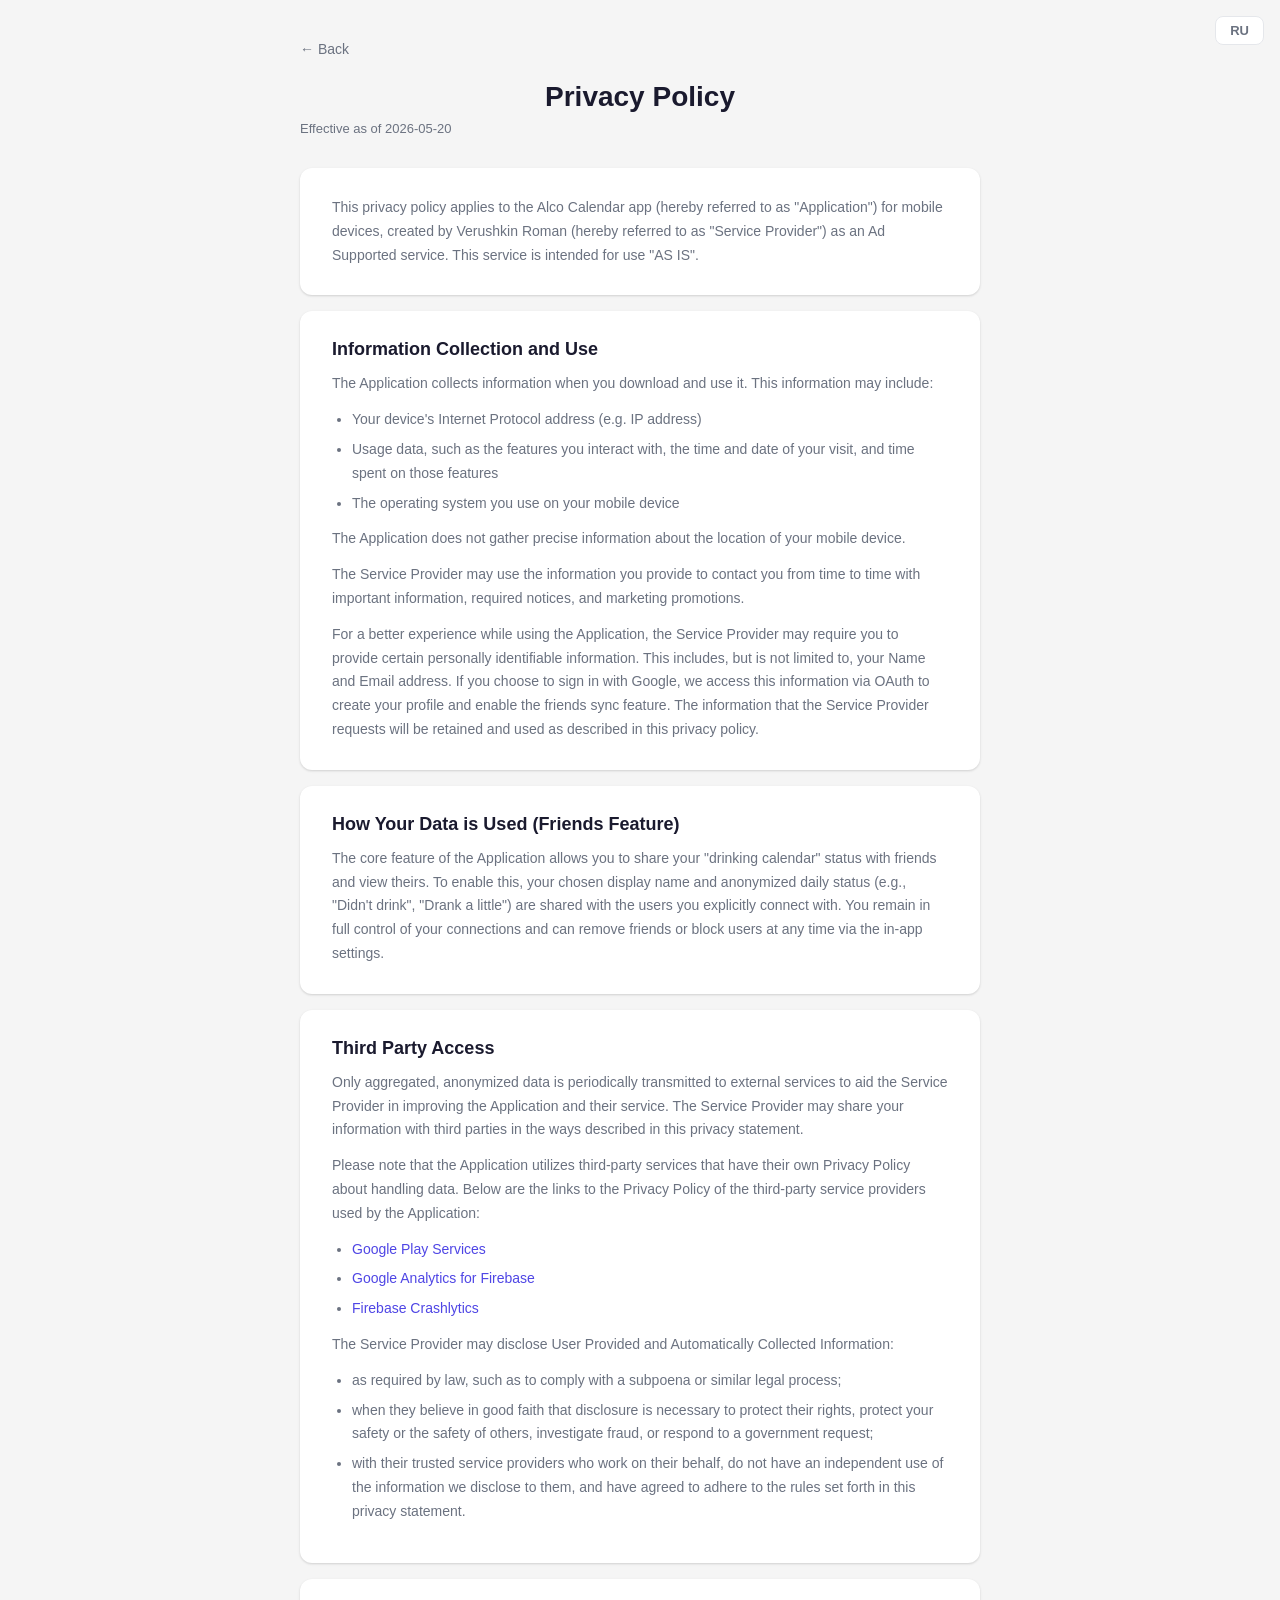
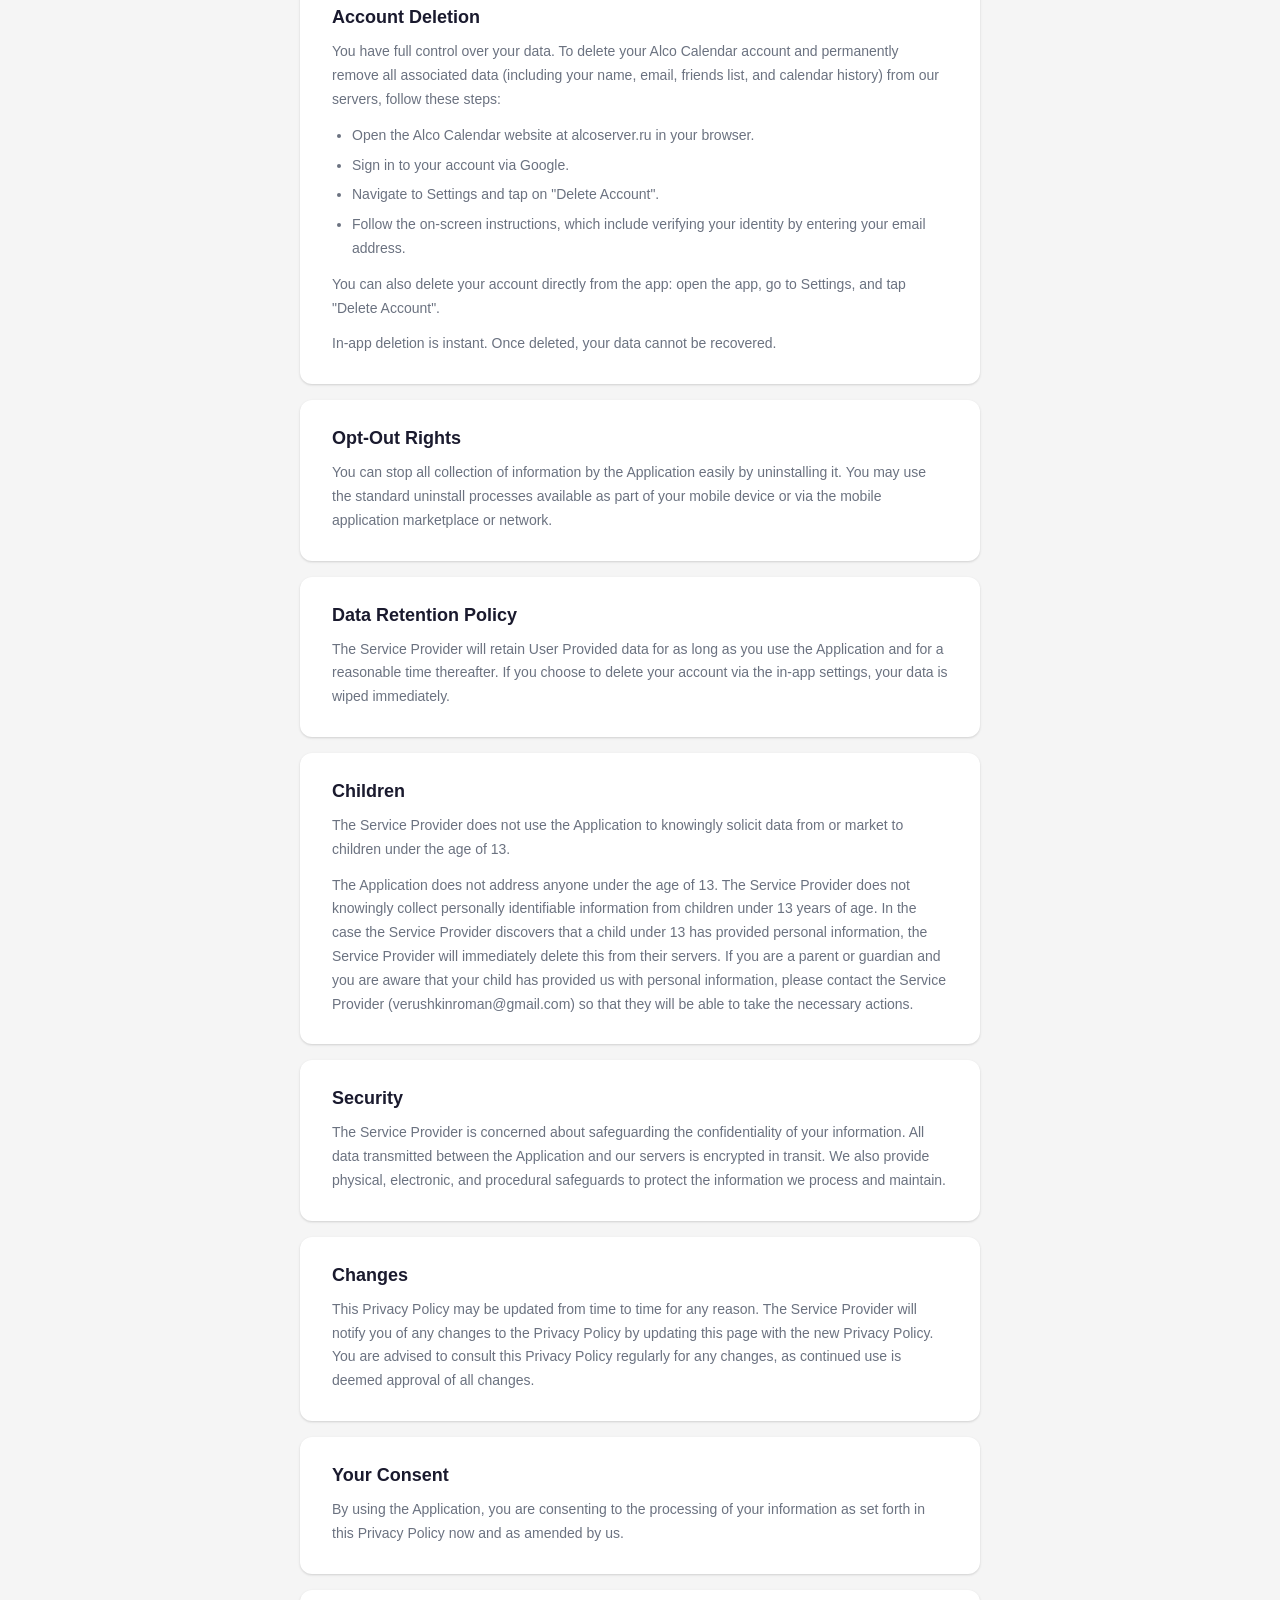
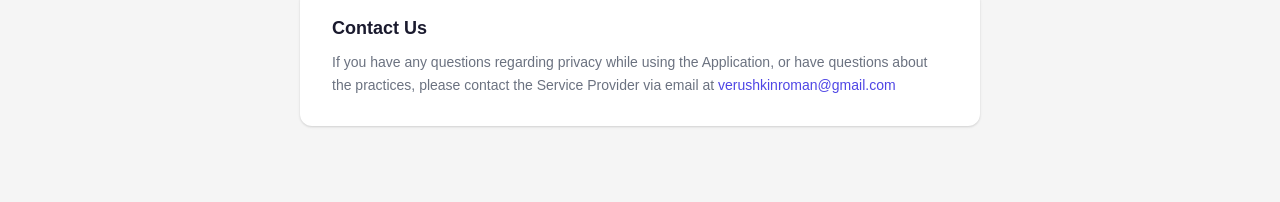
<file: web/privacy.html>
<!DOCTYPE html>
<html lang="ru">
<head>
    <meta charset="UTF-8">
    <meta name="viewport" content="width=device-width, initial-scale=1.0">
    <title>Privacy Policy - Alco Calendar</title>
    <link rel="icon" type="image/svg+xml" href="img/logo.svg">
    <link rel="stylesheet" href="css/style.css">
    <style>
        body {
            align-items: flex-start;
            justify-content: center;
        }
        #privacy-page {
            width: 100%;
            max-width: 720px;
            padding: 40px 20px 60px;
        }
        .privacy-header {
            margin-bottom: 32px;
        }
        .privacy-header h1 {
            font-size: 28px;
            margin-bottom: 4px;
        }
        .privacy-header .effective-date {
            color: var(--text-secondary);
            font-size: 13px;
            margin-top: 8px;
        }
        .privacy-card {
            background: var(--card-bg);
            border-radius: var(--radius);
            box-shadow: var(--shadow);
            padding: 28px 32px;
            margin-bottom: 16px;
        }
        .privacy-card h2 {
            font-size: 18px;
            margin-bottom: 12px;
            color: var(--text);
        }
        .privacy-card p,
        .privacy-card li {
            color: var(--text-secondary);
            font-size: 14px;
            line-height: 1.7;
        }
        .privacy-card p {
            margin-bottom: 12px;
        }
        .privacy-card p:last-child {
            margin-bottom: 0;
        }
        .privacy-card ul {
            padding-left: 20px;
            margin-bottom: 12px;
        }
        .privacy-card li {
            margin-bottom: 6px;
        }
        .privacy-card a {
            color: var(--primary);
            text-decoration: none;
        }
        .privacy-card a:hover {
            text-decoration: underline;
        }
        .back-link {
            display: inline-block;
            margin-bottom: 24px;
            color: var(--text-secondary);
            font-size: 14px;
            text-decoration: none;
            transition: color 0.2s;
        }
        .back-link:hover {
            color: var(--primary);
        }
        @media (max-width: 480px) {
            #privacy-page {
                padding: 24px 12px 40px;
            }
            .privacy-card {
                padding: 20px;
            }
        }
    </style>
</head>
<body>
    <button id="lang-toggle" class="lang-toggle">EN</button>

    <div id="privacy-page">
        <a href="index.html" class="back-link" data-i18n="back_link">← Назад</a>

        <div class="privacy-header">
            <h1 data-i18n="pp_title">Политика конфиденциальности</h1>
            <p class="effective-date" data-i18n="pp_effective">Действует с 2026-05-20</p>
        </div>

        <div class="privacy-card">
            <p data-i18n="pp_intro">Настоящая политика конфиденциальности применяется к приложению Алко Календарь (далее &laquo;Приложение&raquo;) для мобильных устройств, созданному Романом Врушкиным (далее &laquo;Поставщик услуг&raquo;) как сервис с рекламой. Этот сервис предоставляется &laquo;как есть&raquo;.</p>
        </div>

        <div class="privacy-card">
            <h2 data-i18n="pp_collect_h">Сбор и использование информации</h2>
            <p data-i18n="pp_collect_1">Приложение собирает информацию при скачивании и использовании. Эта информация может включать:</p>
            <ul>
                <li data-i18n="pp_collect_ip">Адрес Интернет-протокола вашего устройства (например, IP-адрес)</li>
                <li data-i18n="pp_collect_usage">Данные об использовании: функции, с которыми вы взаимодействуете, дата и время визита, время, проведённое в функциях</li>
                <li data-i18n="pp_collect_os">Операционная система вашего мобильного устройства</li>
            </ul>
            <p data-i18n="pp_collect_2">Приложение не собирает точную информацию о местоположении вашего мобильного устройства.</p>
            <p data-i18n="pp_collect_3">Поставщик услуг может использовать предоставленную вами информацию для связи с вами: важные уведомления, обязательные сообщения и маркетинговые акции.</p>
            <p data-i18n="pp_collect_4">Для улучшения опыта использования Приложения Поставщик услуг может запросить определённую личную информацию, включая (но не ограничиваясь) ваше Имя и адрес электронной почты. Если вы входите через Google, мы получаем эту информацию через OAuth для создания профиля и функции синхронизации друзей. Запрашиваемая информация хранится и используется в соответствии с настоящей Политикой конфиденциальности.</p>
        </div>

        <div class="privacy-card">
            <h2 data-i18n="pp_friends_h">Использование данных (функция &laquo;Друзья&raquo;)</h2>
            <p data-i18n="pp_friends_1">Основная функция Приложения позволяет делиться статусом вашего &laquo;алкокалендаря&raquo; с друзьями и видеть их статус. Для этого ваше выбранное отображаемое имя и анонимизированный ежедневный статус (например, &laquo;Не пил&raquo;, &laquo;Выпил немного&raquo;) передаются пользователям, которых вы явно добавили. Вы сохраняете полный контроль над своими связями и можете удалять друзей или блокировать пользователей в любой момент через настройки приложения.</p>
        </div>

        <div class="privacy-card">
            <h2 data-i18n="pp_third_h">Доступ третьих сторон</h2>
            <p data-i18n="pp_third_1">Только агрегированные, анонимизированные данные периодически передаются во внешние сервисы для улучшения Приложения и сервиса. Поставщик услуг может передавать вашу информацию третьим сторонам, как описано в настоящем заявлении.</p>
            <p data-i18n="pp_third_2">Обратите внимание, что Приложение использует сторонние сервисы, которые имеют собственные Политики конфиденциальности:</p>
            <ul>
                <li><a href="https://policies.google.com/privacy" target="_blank">Google Play Services</a></li>
                <li><a href="https://firebase.google.com/support/privacy" target="_blank">Google Analytics for Firebase</a></li>
                <li><a href="https://firebase.google.com/support/privacy" target="_blank">Firebase Crashlytics</a></li>
            </ul>
            <p data-i18n="pp_third_3">Поставщик услуг может раскрывать предоставленную пользователем и автоматически собранную информацию:</p>
            <ul>
                <li data-i18n="pp_third_law">по требованию закона, например, для выполнения повестки или аналогичного правового процесса;</li>
                <li data-i18n="pp_third_rights">когда это необходимо для защиты их прав, вашей безопасности или безопасности других, расследования мошенничества или ответа на запрос правительства;</li>
                <li data-i18n="pp_third_trusted">с проверенными поставщиками услуг, которые работают от их имени, не имеют независимого использования раскрытой информации и согласились соблюдать правила настоящей Политики.</li>
            </ul>
        </div>

        <div class="privacy-card">
            <h2 data-i18n="pp_delete_h">Удаление аккаунта</h2>
            <p data-i18n="pp_delete_1">Вы имеете полный контроль над своими данными. Чтобы удалить аккаунт Алко Календарь и безвозвратно удалить все связанные данные (включая имя, электронную почту, список друзей и историю календаря), выполните следующие действия:</p>
            <ul>
                <li data-i18n="pp_delete_step1">Откройте сайт alcoserver.ru в браузере.</li>
                <li data-i18n="pp_delete_step2">Войдите в свой аккаунт через Google.</li>
                <li data-i18n="pp_delete_step3">Перейдите в настройки и нажмите &laquo;Удалить учётную запись&raquo;.</li>
                <li data-i18n="pp_delete_step4">Подтвердите удаление, введя адрес электронной почты, привязанный к аккаунту.</li>
            </ul>
            <p data-i18n="pp_delete_3">Вы также можете удалить аккаунт непосредственно из приложения: откройте приложение, перейдите в раздел «Настройки» и нажмите «Удалить учётную запись».</p>
            <p data-i18n="pp_delete_2">Удаление выполняется мгновенно. После удаления восстановить данные невозможно.</p>
        </div>

        <div class="privacy-card">
            <h2 data-i18n="pp_optout_h">Отказ от сбора данных</h2>
            <p data-i18n="pp_optout_1">Вы можете полностью прекратить сбор информации Приложением, просто удалив его. Вы можете использовать стандартные процессы удаления, доступные на вашем мобильном устройстве или через маркет мобильных приложений.</p>
        </div>

        <div class="privacy-card">
            <h2 data-i18n="pp_retention_h">Политика хранения данных</h2>
            <p data-i18n="pp_retention_1">Поставщик услуг хранит данные, предоставленные пользователем, в течение всего времени использования Приложения и в течение разумного срока после этого. Если вы удалите аккаунт через настройки приложения, ваши данные удаляются немедленно.</p>
        </div>

        <div class="privacy-card">
            <h2 data-i18n="pp_children_h">Дети</h2>
            <p data-i18n="pp_children_1">Поставщик услуг не использует Приложение для намеренного сбора данных от детей младше 13 лет или маркетинга для них.</p>
            <p data-i18n="pp_children_2">Приложение не предназначено для лиц младше 13 лет. Поставщик услуг не намеренно собирает личную информацию от детей младше 13 лет. Если Поставщик услуг обнаружит, что ребёнок младше 13 лет предоставил личную информацию, она будет немедленно удалена с серверов. Если вы являетесь родителем или опекуном и знаете, что ваш ребёнок предоставил нам личную информацию, пожалуйста, свяжитесь с Поставщиком услуг (verushkinroman@gmail.com), чтобы были предприняты необходимые меры.</p>
        </div>

        <div class="privacy-card">
            <h2 data-i18n="pp_security_h">Безопасность</h2>
            <p data-i18n="pp_security_1">Поставщик услуг заботится о защите конфиденциальности вашей информации. Все данные, передаваемые между Приложением и нашими серверами, шифруются. Мы также обеспечиваем физическую, электронную и процедурную защиту обрабатываемой и хранимой информации.</p>
        </div>

        <div class="privacy-card">
            <h2 data-i18n="pp_changes_h">Изменения</h2>
            <p data-i18n="pp_changes_1">Настоящая Политика конфиденциальности может обновляться время от времени по любой причине. Поставщик услуг уведомит вас об изменениях, обновив эту страницу. Рекомендуется регулярно проверять эту Политику на предмет изменений, поскольку дальнейшее использование означает согласие со всеми изменениями.</p>
        </div>

        <div class="privacy-card">
            <h2 data-i18n="pp_consent_h">Ваше согласие</h2>
            <p data-i18n="pp_consent_1">Используя Приложение, вы даёте согласие на обработку вашей информации в соответствии с настоящей Политикой конфиденциальности и её последующими изменениями.</p>
        </div>

        <div class="privacy-card">
            <h2 data-i18n="pp_contact_h">Свяжитесь с нами</h2>
            <p lang="ru">Если у вас есть вопросы о конфиденциальности при использовании Приложения или о практиках, пожалуйста, свяжитесь с Поставщиком услуг по электронной почте: <a href="mailto:verushkinroman@gmail.com">verushkinroman@gmail.com</a></p>
            <p lang="en" style="display:none">If you have any questions regarding privacy while using the Application, or have questions about the practices, please contact the Service Provider via email at <a href="mailto:verushkinroman@gmail.com">verushkinroman@gmail.com</a></p>
        </div>
    </div>

    <script>
        const privacyI18n = {
            ru: {
                back_link: '← Назад',
                pp_title: 'Политика конфиденциальности',
                pp_effective: 'Действует с 2026-05-20',
                pp_intro: 'Настоящая политика конфиденциальности применяется к приложению Алко Календарь (далее «Приложение») для мобильных устройств, созданному Романом Врушкиным (далее «Поставщик услуг») как сервис с рекламой. Этот сервис предоставляется «как есть».',
                pp_collect_h: 'Сбор и использование информации',
                pp_collect_1: 'Приложение собирает информацию при скачивании и использовании. Эта информация может включать:',
                pp_collect_ip: 'Адрес Интернет-протокола вашего устройства (например, IP-адрес)',
                pp_collect_usage: 'Данные об использовании: функции, с которыми вы взаимодействуете, дата и время визита, время, проведённое в функциях',
                pp_collect_os: 'Операционная система вашего мобильного устройства',
                pp_collect_2: 'Приложение не собирает точную информацию о местоположении вашего мобильного устройства.',
                pp_collect_3: 'Поставщик услуг может использовать предоставленную вами информацию для связи с вами: важные уведомления, обязательные сообщения и маркетинговые акции.',
                pp_collect_4: 'Для улучшения опыта использования Приложения Поставщик услуг может запросить определённую личную информацию, включая (но не ограничиваясь) ваше Имя и адрес электронной почты. Если вы входите через Google, мы получаем эту информацию через OAuth для создания профиля и функции синхронизации друзей. Запрашиваемая информация хранится и используется в соответствии с настоящей Политикой конфиденциальности.',
                pp_friends_h: 'Использование данных (функция «Друзья»)',
                pp_friends_1: 'Основная функция Приложения позволяет делиться статусом вашего «алкокалендаря» с друзьями и видеть их статус. Для этого ваше выбранное отображаемое имя и анонимизированный ежедневный статус (например, «Не пил», «Выпил немного») передаются пользователям, которых вы явно добавили. Вы сохраняете полный контроль над своими связями и можете удалять друзей или блокировать пользователей в любой момент через настройки приложения.',
                pp_third_h: 'Доступ третьих сторон',
                pp_third_1: 'Только агрегированные, анонимизированные данные периодически передаются во внешние сервисы для улучшения Приложения и сервиса. Поставщик услуг может передавать вашу информацию третьим сторонам, как описано в настоящем заявлении.',
                pp_third_2: 'Обратите внимание, что Приложение использует сторонние сервисы, которые имеют собственные Политики конфиденциальности:',
                pp_third_3: 'Поставщик услуг может раскрывать предоставленную пользователем и автоматически собранную информацию:',
                pp_third_law: 'по требованию закона, например, для выполнения повестки или аналогичного правового процесса;',
                pp_third_rights: 'когда это необходимо для защиты их прав, вашей безопасности или безопасности других, расследования мошенничества или ответа на запрос правительства;',
                pp_third_trusted: 'с проверенными поставщиками услуг, которые работают от их имени, не имеют независимого использования раскрытой информации и согласились соблюдать правила настоящей Политики.',
                pp_delete_h: 'Удаление аккаунта',
                pp_delete_1: 'Вы имеете полный контроль над своими данными. Чтобы удалить аккаунт Алко Календарь и безвозвратно удалить все связанные данные (включая имя, электронную почту, список друзей и историю календаря), выполните следующие действия:',
                pp_delete_step1: 'Откройте сайт alcoserver.ru в браузере.',
                pp_delete_step2: 'Войдите в свой аккаунт через Google.',
                pp_delete_step3: 'Перейдите в настройки и нажмите «Удалить учётную запись».',
                pp_delete_step4: 'Подтвердите удаление, введя адрес электронной почты, привязанный к аккаунту.',
                pp_delete_3: 'Вы также можете удалить аккаунт непосредственно из приложения: откройте приложение, перейдите в раздел «Настройки» и нажмите «Удалить учётную запись».',
                pp_delete_2: 'Удаление выполняется мгновенно. После удаления восстановить данные невозможно.',
                pp_optout_h: 'Отказ от сбора данных',
                pp_optout_1: 'Вы можете полностью прекратить сбор информации Приложением, просто удалив его. Вы можете использовать стандартные процессы удаления, доступные на вашем мобильном устройстве или через маркет мобильных приложений.',
                pp_retention_h: 'Политика хранения данных',
                pp_retention_1: 'Поставщик услуг хранит данные, предоставленные пользователем, в течение всего времени использования Приложения и в течение разумного срока после этого. Если вы удалите аккаунт через настройки приложения, ваши данные удаляются немедленно.',
                pp_children_h: 'Дети',
                pp_children_1: 'Поставщик услуг не использует Приложение для намеренного сбора данных от детей младше 13 лет или маркетинга для них.',
                pp_children_2: 'Приложение не предназначено для лиц младше 13 лет. Поставщик услуг не намеренно собирает личную информацию от детей младше 13 лет. Если Поставщик услуг обнаружит, что ребёнок младше 13 лет предоставил личную информацию, она будет немедленно удалена с серверов. Если вы являетесь родителем или опекуном и знаете, что ваш ребёнок предоставил нам личную информацию, пожалуйста, свяжитесь с Поставщиком услуг (verushkinroman@gmail.com), чтобы были предприняты необходимые меры.',
                pp_security_h: 'Безопасность',
                pp_security_1: 'Поставщик услуг заботится о защите конфиденциальности вашей информации. Все данные, передаваемые между Приложением и нашими серверами, шифруются. Мы также обеспечиваем физическую, электронную и процедурную защиту обрабатываемой и хранимой информации.',
                pp_changes_h: 'Изменения',
                pp_changes_1: 'Настоящая Политика конфиденциальности может обновляться время от времени по любой причине. Поставщик услуг уведомит вас об изменениях, обновив эту страницу. Рекомендуется регулярно проверять эту Политику на предмет изменений, поскольку дальнейшее использование означает согласие со всеми изменениями.',
                pp_consent_h: 'Ваше согласие',
                pp_consent_1: 'Используя Приложение, вы даёте согласие на обработку вашей информации в соответствии с настоящей Политикой конфиденциальности и её последующими изменениями.',
                pp_contact_h: 'Свяжитесь с нами',
            },
            en: {
                back_link: '← Back',
                pp_title: 'Privacy Policy',
                pp_effective: 'Effective as of 2026-05-20',
                pp_intro: 'This privacy policy applies to the Alco Calendar app (hereby referred to as "Application") for mobile devices, created by Verushkin Roman (hereby referred to as "Service Provider") as an Ad Supported service. This service is intended for use "AS IS".',
                pp_collect_h: 'Information Collection and Use',
                pp_collect_1: 'The Application collects information when you download and use it. This information may include:',
                pp_collect_ip: 'Your device\'s Internet Protocol address (e.g. IP address)',
                pp_collect_usage: 'Usage data, such as the features you interact with, the time and date of your visit, and time spent on those features',
                pp_collect_os: 'The operating system you use on your mobile device',
                pp_collect_2: 'The Application does not gather precise information about the location of your mobile device.',
                pp_collect_3: 'The Service Provider may use the information you provide to contact you from time to time with important information, required notices, and marketing promotions.',
                pp_collect_4: 'For a better experience while using the Application, the Service Provider may require you to provide certain personally identifiable information. This includes, but is not limited to, your Name and Email address. If you choose to sign in with Google, we access this information via OAuth to create your profile and enable the friends sync feature. The information that the Service Provider requests will be retained and used as described in this privacy policy.',
                pp_friends_h: 'How Your Data is Used (Friends Feature)',
                pp_friends_1: 'The core feature of the Application allows you to share your "drinking calendar" status with friends and view theirs. To enable this, your chosen display name and anonymized daily status (e.g., "Didn\'t drink", "Drank a little") are shared with the users you explicitly connect with. You remain in full control of your connections and can remove friends or block users at any time via the in-app settings.',
                pp_third_h: 'Third Party Access',
                pp_third_1: 'Only aggregated, anonymized data is periodically transmitted to external services to aid the Service Provider in improving the Application and their service. The Service Provider may share your information with third parties in the ways described in this privacy statement.',
                pp_third_2: 'Please note that the Application utilizes third-party services that have their own Privacy Policy about handling data. Below are the links to the Privacy Policy of the third-party service providers used by the Application:',
                pp_third_3: 'The Service Provider may disclose User Provided and Automatically Collected Information:',
                pp_third_law: 'as required by law, such as to comply with a subpoena or similar legal process;',
                pp_third_rights: 'when they believe in good faith that disclosure is necessary to protect their rights, protect your safety or the safety of others, investigate fraud, or respond to a government request;',
                pp_third_trusted: 'with their trusted service providers who work on their behalf, do not have an independent use of the information we disclose to them, and have agreed to adhere to the rules set forth in this privacy statement.',
                pp_delete_h: 'Account Deletion',
                pp_delete_1: 'You have full control over your data. To delete your Alco Calendar account and permanently remove all associated data (including your name, email, friends list, and calendar history) from our servers, follow these steps:',
                pp_delete_step1: 'Open the Alco Calendar website at alcoserver.ru in your browser.',
                pp_delete_step2: 'Sign in to your account via Google.',
                pp_delete_step3: 'Navigate to Settings and tap on "Delete Account".',
                pp_delete_step4: 'Follow the on-screen instructions, which include verifying your identity by entering your email address.',
                pp_delete_3: 'You can also delete your account directly from the app: open the app, go to Settings, and tap "Delete Account".',
                pp_delete_2: 'In-app deletion is instant. Once deleted, your data cannot be recovered.',
                pp_optout_h: 'Opt-Out Rights',
                pp_optout_1: 'You can stop all collection of information by the Application easily by uninstalling it. You may use the standard uninstall processes available as part of your mobile device or via the mobile application marketplace or network.',
                pp_retention_h: 'Data Retention Policy',
                pp_retention_1: 'The Service Provider will retain User Provided data for as long as you use the Application and for a reasonable time thereafter. If you choose to delete your account via the in-app settings, your data is wiped immediately.',
                pp_children_h: 'Children',
                pp_children_1: 'The Service Provider does not use the Application to knowingly solicit data from or market to children under the age of 13.',
                pp_children_2: 'The Application does not address anyone under the age of 13. The Service Provider does not knowingly collect personally identifiable information from children under 13 years of age. In the case the Service Provider discovers that a child under 13 has provided personal information, the Service Provider will immediately delete this from their servers. If you are a parent or guardian and you are aware that your child has provided us with personal information, please contact the Service Provider (verushkinroman@gmail.com) so that they will be able to take the necessary actions.',
                pp_security_h: 'Security',
                pp_security_1: 'The Service Provider is concerned about safeguarding the confidentiality of your information. All data transmitted between the Application and our servers is encrypted in transit. We also provide physical, electronic, and procedural safeguards to protect the information we process and maintain.',
                pp_changes_h: 'Changes',
                pp_changes_1: 'This Privacy Policy may be updated from time to time for any reason. The Service Provider will notify you of any changes to the Privacy Policy by updating this page with the new Privacy Policy. You are advised to consult this Privacy Policy regularly for any changes, as continued use is deemed approval of all changes.',
                pp_consent_h: 'Your Consent',
                pp_consent_1: 'By using the Application, you are consenting to the processing of your information as set forth in this Privacy Policy now and as amended by us.',
                pp_contact_h: 'Contact Us',
            },
        };

        let currentLang = 'ru';

        function detectLang() {
            const stored = localStorage.getItem('lang');
            if (stored) return stored;
            const browser = (navigator.language || navigator.userLanguage || '').slice(0, 2);
            return privacyI18n[browser] ? browser : 'ru';
        }

        function t(key) {
            return privacyI18n[currentLang][key] || privacyI18n['ru'][key] || key;
        }

        function applyLang(lang) {
            currentLang = lang;
            localStorage.setItem('lang', lang);
            document.documentElement.lang = lang;

            document.querySelectorAll('[data-i18n]').forEach(el => {
                const key = el.getAttribute('data-i18n');
                el.textContent = t(key);
            });

            document.querySelectorAll('.privacy-card p[lang]').forEach(el => {
                el.style.display = el.getAttribute('lang') === lang ? '' : 'none';
            });

            const toggle = document.getElementById('lang-toggle');
            if (toggle) toggle.textContent = currentLang === 'ru' ? 'EN' : 'RU';
        }

        applyLang(detectLang());
        document.getElementById('lang-toggle').addEventListener('click', () => {
            applyLang(currentLang === 'ru' ? 'en' : 'ru');
        });
    </script>
</body>
</html>
</file>
<file: web/css/style.css>
*, *::before, *::after {
    margin: 0;
    padding: 0;
    box-sizing: border-box;
}

:root {
    --bg: #f5f5f5;
    --card-bg: #ffffff;
    --text: #1a1a2e;
    --text-secondary: #6b7280;
    --border: #e5e7eb;
    --primary: #4f46e5;
    --primary-hover: #4338ca;
    --danger: #ef4444;
    --danger-hover: #dc2626;
    --danger-bg: #fef2f2;
    --danger-border: #fecaca;
    --shadow: 0 1px 3px rgba(0, 0, 0, 0.1), 0 1px 2px rgba(0, 0, 0, 0.06);
    --shadow-lg: 0 10px 15px -3px rgba(0, 0, 0, 0.1), 0 4px 6px -2px rgba(0, 0, 0, 0.05);
    --radius: 12px;
    --radius-sm: 8px;
}

body {
    font-family: -apple-system, BlinkMacSystemFont, 'Segoe UI', Roboto, 'Helvetica Neue', Arial, sans-serif;
    background: var(--bg);
    color: var(--text);
    min-height: 100vh;
    display: flex;
    align-items: center;
    justify-content: center;
}

#app {
    width: 100%;
    max-width: 480px;
    padding: 20px;
}

.screen {
    display: none;
}

.screen.active {
    display: block;
}

.card {
    background: var(--card-bg);
    border-radius: var(--radius);
    box-shadow: var(--shadow);
    padding: 32px;
    margin-bottom: 16px;
}

.card h3 {
    font-size: 18px;
    margin-bottom: 8px;
}

.card p {
    color: var(--text-secondary);
    font-size: 14px;
    line-height: 1.6;
}

.logo {
    display: flex;
    justify-content: center;
    margin-bottom: 16px;
    color: var(--primary);
}

h1 {
    text-align: center;
    font-size: 28px;
    font-weight: 700;
    margin-bottom: 8px;
}

.subtitle {
    text-align: center;
    color: var(--text-secondary);
    margin-bottom: 28px;
    font-size: 15px;
}

.google-btn {
    display: flex;
    align-items: center;
    justify-content: center;
    gap: 12px;
    width: 100%;
    padding: 12px 24px;
    border: 1px solid var(--border);
    border-radius: var(--radius-sm);
    background: var(--card-bg);
    cursor: pointer;
    font-size: 16px;
    font-weight: 500;
    color: var(--text);
    transition: background 0.2s, box-shadow 0.2s;
}

.google-btn:hover {
    background: #f9fafb;
    box-shadow: var(--shadow);
}

.google-btn:active {
    background: #f3f4f6;
}

.google-btn:disabled {
    opacity: 0.6;
    cursor: not-allowed;
}

.email-form {
    display: flex;
    flex-direction: column;
    gap: 10px;
    width: 100%;
    margin-top: 20px;
    text-align: left;
}

.email-label {
    font-size: 13px;
    color: var(--text-secondary);
}

.email-form input[type="email"] {
    width: 100%;
    padding: 12px 14px;
    border: 1px solid var(--border);
    border-radius: var(--radius-sm);
    font-size: 15px;
    outline: none;
    transition: border-color 0.2s;
}

.email-form input[type="email"]:focus {
    border-color: var(--primary);
}

.email-form input[type="email"]:disabled {
    background: #f3f4f6;
    color: var(--text-secondary);
}

.email-btn {
    width: 100%;
    padding: 12px 16px;
    background: var(--primary);
    color: white;
    border: none;
    border-radius: var(--radius-sm);
    font-size: 15px;
    font-weight: 500;
    cursor: pointer;
    transition: background 0.2s;
}

.email-btn:hover:not(:disabled) {
    background: var(--primary-hover);
}

.email-btn:disabled {
    opacity: 0.6;
    cursor: not-allowed;
}

.divider {
    display: flex;
    align-items: center;
    gap: 12px;
    width: 100%;
    margin: 20px 0;
    color: var(--text-secondary);
    font-size: 13px;
}

.divider::before,
.divider::after {
    content: '';
    flex: 1;
    height: 1px;
    background: var(--border);
}

.email-sent-box {
    width: 100%;
    margin-top: 20px;
    padding: 16px;
    background: #f8fafc;
    border: 1px solid var(--border);
    border-radius: var(--radius-sm);
    text-align: left;
}

.card .email-sent-title {
    margin-bottom: 6px;
    font-weight: 600;
    color: var(--text);
    font-size: 14px;
}

.card .email-sent-text {
    margin-bottom: 12px;
    color: var(--text-secondary);
    font-size: 13px;
    word-break: break-word;
}

.email-sent-actions {
    display: flex;
    flex-direction: column;
    gap: 8px;
    align-items: flex-start;
}

.btn-secondary:disabled {
    opacity: 0.6;
    cursor: not-allowed;
}

.btn-link {
    padding: 4px 0;
    border: none;
    background: transparent;
    color: var(--primary);
    cursor: pointer;
    font-size: 13px;
}

.btn-link:hover {
    text-decoration: underline;
}

.card .error-text {
    color: var(--danger);
    margin-top: 0;
    font-size: 13px;
    line-height: 1.5;
}

.card .uid-row {
    margin-top: 6px;
    font-size: 12px;
    color: var(--text-secondary);
    display: flex;
    flex-direction: column;
    gap: 4px;
}

.uid-row code {
    font-size: 11px;
    background: #f1f5f9;
    padding: 4px 6px;
    border-radius: 6px;
    word-break: break-all;
}

.privacy-link {
    display: block;
    text-align: center;
    margin-top: 16px;
    color: var(--text-secondary);
    font-size: 13px;
    text-decoration: none;
    transition: color 0.2s;
}

.privacy-link:hover {
    color: var(--primary);
}

header {
    margin-bottom: 24px;
}

.header-content {
    display: flex;
    align-items: center;
    justify-content: space-between;
}

.header-content h1 {
    font-size: 20px;
    margin: 0;
}

.logout-btn {
    padding: 8px 16px;
    border: 1px solid var(--border);
    border-radius: var(--radius-sm);
    background: var(--card-bg);
    cursor: pointer;
    font-size: 14px;
    color: var(--text-secondary);
    transition: background 0.2s;
}

.logout-btn:hover {
    background: #f3f4f6;
}

.profile-card {
    padding: 24px;
}

.profile-header {
    display: flex;
    align-items: center;
    gap: 16px;
}

.avatar {
    width: 64px;
    height: 64px;
    border-radius: 50%;
    object-fit: cover;
}

.profile-info h2 {
    font-size: 20px;
    margin-bottom: 4px;
}

.profile-info p {
    font-size: 14px;
}

.danger-card {
    border: 1px solid var(--danger-border);
    background: var(--danger-bg);
}

.danger-card h3 {
    color: var(--danger);
}

.danger-card p {
    margin-bottom: 16px;
}

.delete-btn {
    padding: 10px 20px;
    border: none;
    border-radius: var(--radius-sm);
    background: var(--danger);
    color: white;
    cursor: pointer;
    font-size: 14px;
    font-weight: 500;
    transition: background 0.2s;
}

.delete-btn:hover:not(:disabled) {
    background: var(--danger-hover);
}

.delete-btn:disabled {
    opacity: 0.5;
    cursor: not-allowed;
}

.modal {
    display: none;
    position: fixed;
    top: 0;
    left: 0;
    right: 0;
    bottom: 0;
    background: rgba(0, 0, 0, 0.5);
    align-items: center;
    justify-content: center;
    z-index: 100;
    padding: 20px;
}

.modal.show {
    display: flex;
}

.modal-content {
    background: var(--card-bg);
    border-radius: var(--radius);
    box-shadow: var(--shadow-lg);
    padding: 32px;
    width: 100%;
    max-width: 420px;
}

.modal-content h3 {
    margin-bottom: 8px;
}

.modal-content > p {
    margin-bottom: 16px;
}

.modal-content input {
    width: 100%;
    padding: 10px 12px;
    border: 1px solid var(--border);
    border-radius: var(--radius-sm);
    font-size: 14px;
    outline: none;
    transition: border-color 0.2s;
}

.modal-content input:focus {
    border-color: var(--primary);
}

.error-text {
    color: var(--danger);
    font-size: 13px;
    margin-top: 8px;
    min-height: 20px;
}

.modal-actions {
    display: flex;
    justify-content: flex-end;
    gap: 12px;
    margin-top: 20px;
}

.btn-secondary {
    padding: 10px 20px;
    border: 1px solid var(--border);
    border-radius: var(--radius-sm);
    background: var(--card-bg);
    cursor: pointer;
    font-size: 14px;
    color: var(--text);
    transition: background 0.2s;
}

.btn-secondary:hover {
    background: #f3f4f6;
}

.toast {
    display: none;
    position: fixed;
    bottom: 24px;
    left: 50%;
    transform: translateX(-50%);
    background: var(--text);
    color: white;
    padding: 12px 24px;
    border-radius: var(--radius-sm);
    font-size: 14px;
    z-index: 200;
    box-shadow: var(--shadow-lg);
    animation: toast-in 0.3s ease;
}

.toast.show {
    display: block;
}

.toast.error {
    background: var(--danger);
}

.toast.success {
    background: #059669;
}

@keyframes toast-in {
    from {
        opacity: 0;
        transform: translateX(-50%) translateY(10px);
    }
    to {
        opacity: 1;
        transform: translateX(-50%) translateY(0);
    }
}

.lang-toggle {
    position: fixed;
    top: 16px;
    right: 16px;
    z-index: 50;
    padding: 6px 14px;
    border: 1px solid var(--border);
    border-radius: var(--radius-sm);
    background: var(--card-bg);
    cursor: pointer;
    font-size: 13px;
    font-weight: 600;
    color: var(--text-secondary);
    transition: background 0.2s;
}

.lang-toggle:hover {
    background: #f3f4f6;
}

@media (max-width: 480px) {
    #app {
        padding: 12px;
    }

    .card {
        padding: 20px;
    }

    .modal-content {
        padding: 24px;
    }
}
</file>
